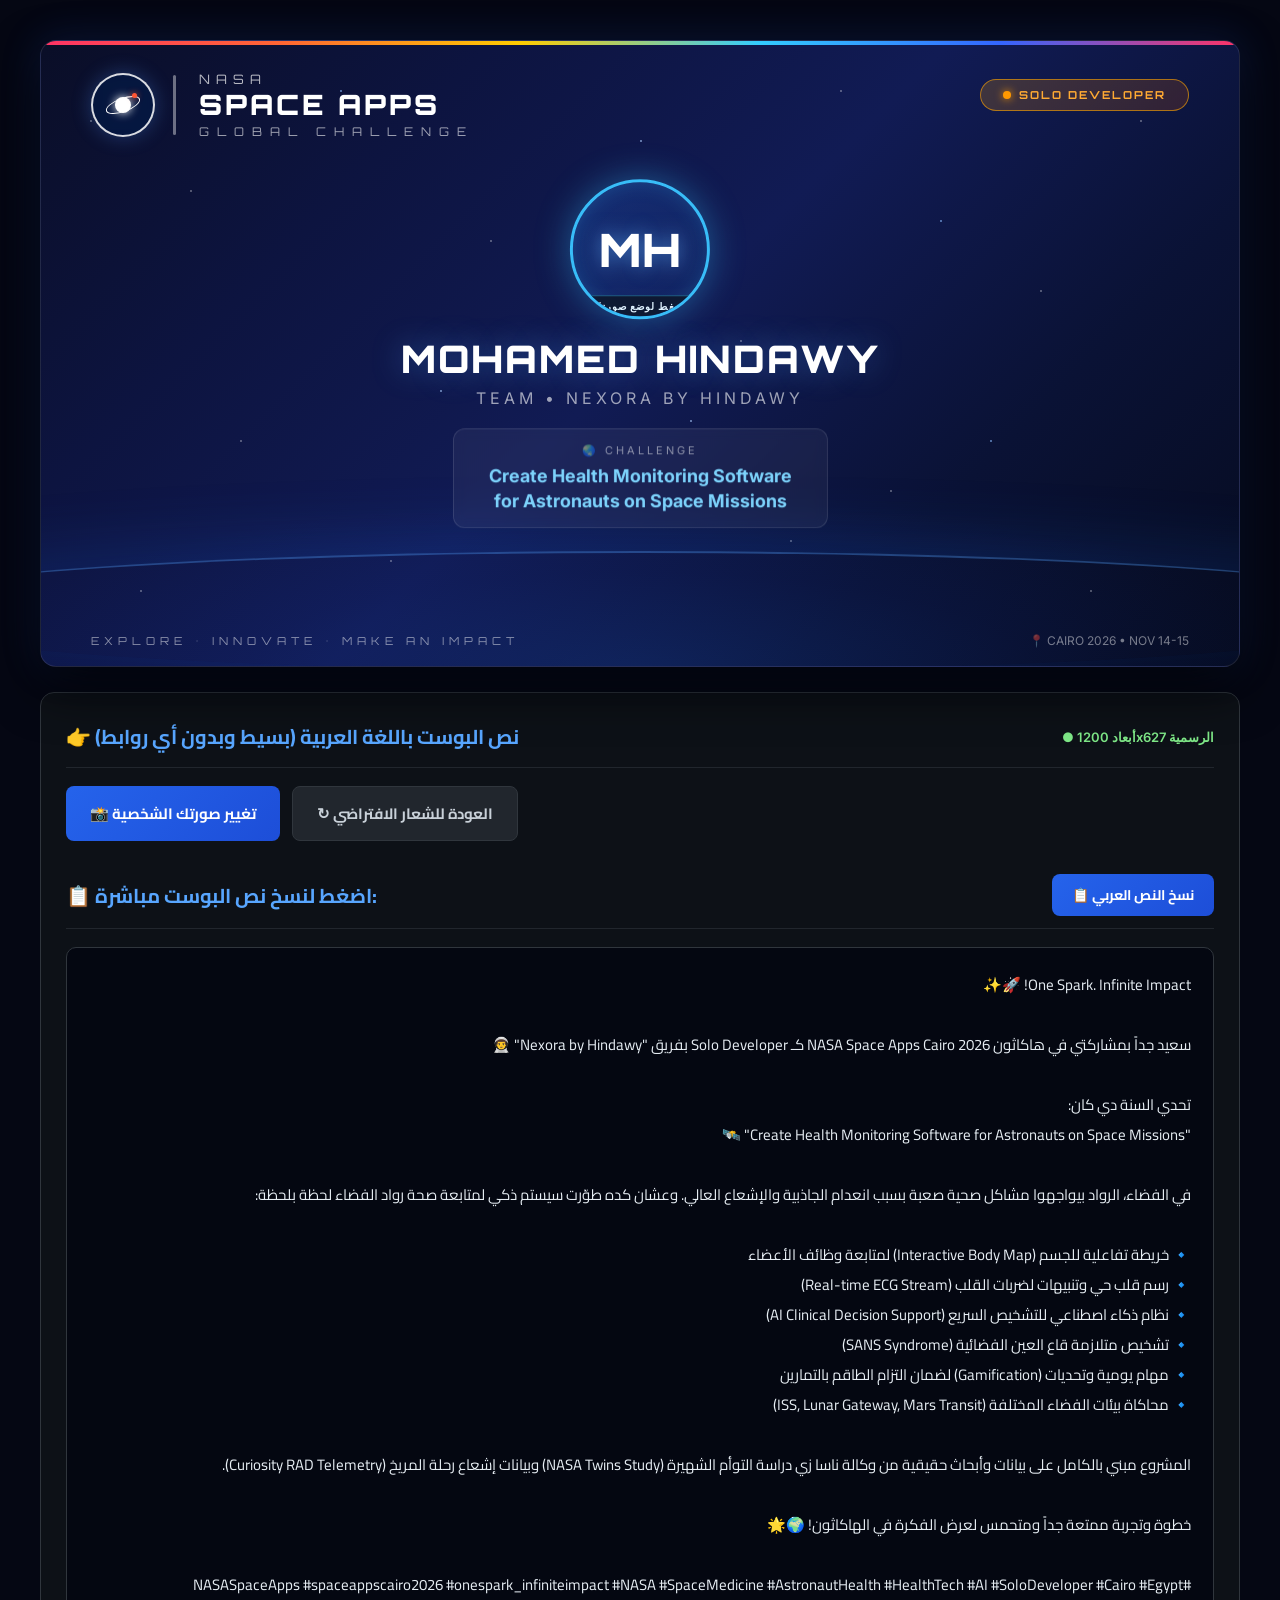
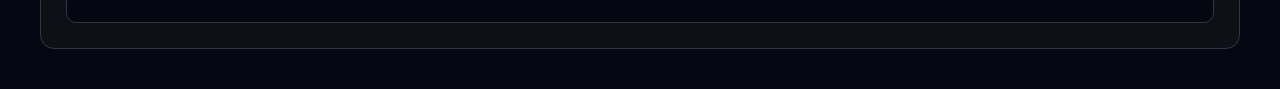
<file: linkedin_banner.html>
<!DOCTYPE html>
<html lang="en">
<head>
<meta charset="UTF-8">
<meta name="viewport" content="width=1200">
<title>Nexora by Hindawy - NASA Space Apps Cairo 2026</title>
<link href="https://fonts.googleapis.com/css2?family=Orbitron:wght@400;700;900&family=Inter:wght@300;400;600;700&family=Cairo:wght@400;600;700;800&display=swap" rel="stylesheet">
<style>
*{margin:0;padding:0;box-sizing:border-box}
body{background:#050713;display:flex;flex-direction:column;align-items:center;justify-content:center;min-height:100vh;font-family:Inter,sans-serif;color:#fff;padding:40px 0}
.banner{width:1200px;height:627px;position:relative;overflow:hidden;background:linear-gradient(135deg,#0a0e27 0%,#0d1440 25%,#111b54 50%,#0a1235 75%,#060b1f 100%);border-radius:16px;box-shadow:0 20px 50px rgba(0,0,0,0.8),0 0 40px rgba(40,100,255,0.2);border:1px solid rgba(255,255,255,0.1)}
.stars{position:absolute;top:0;left:0;width:100%;height:100%;background:
  radial-gradient(1px 1px at 50px 80px,#fff,transparent),
  radial-gradient(1px 1px at 150px 150px,#fff,transparent),
  radial-gradient(1.5px 1.5px at 300px 50px,#88bbff,transparent),
  radial-gradient(1px 1px at 450px 200px,#fff,transparent),
  radial-gradient(1.5px 1.5px at 600px 100px,#aaccff,transparent),
  radial-gradient(1px 1px at 700px 300px,#fff,transparent),
  radial-gradient(1px 1px at 800px 50px,#fff,transparent),
  radial-gradient(1.5px 1.5px at 900px 180px,#88bbff,transparent),
  radial-gradient(1px 1px at 1000px 250px,#fff,transparent),
  radial-gradient(1px 1px at 1100px 80px,#fff,transparent),
  radial-gradient(1px 1px at 200px 400px,#fff,transparent),
  radial-gradient(1.5px 1.5px at 400px 350px,#aaccff,transparent),
  radial-gradient(1px 1px at 550px 450px,#fff,transparent),
  radial-gradient(1px 1px at 750px 500px,#fff,transparent),
  radial-gradient(1.5px 1.5px at 950px 400px,#88bbff,transparent),
  radial-gradient(1px 1px at 1050px 550px,#fff,transparent),
  radial-gradient(1px 1px at 100px 550px,#fff,transparent),
  radial-gradient(1px 1px at 350px 520px,#fff,transparent),
  radial-gradient(1.5px 1.5px at 650px 380px,#aaccff,transparent),
  radial-gradient(1px 1px at 850px 450px,#fff,transparent)}
.earth-glow{position:absolute;bottom:-180px;left:50%;transform:translateX(-50%);width:1400px;height:350px;background:radial-gradient(ellipse at center,rgba(30,100,220,0.18) 0%,rgba(20,60,180,0.08) 40%,transparent 70%);border-radius:50%}
.earth-arc{position:absolute;bottom:-5px;left:50%;transform:translateX(-50%);width:1600px;height:120px;border-radius:50%;border-top:2px solid rgba(80,160,255,0.35);box-shadow:0 -20px 60px rgba(30,100,220,0.15)}
.top-bar{position:absolute;top:0;left:0;right:0;height:4px;background:linear-gradient(90deg,#ff3366,#ff6633,#ffcc00,#33ccff,#3366ff,#ff3366)}
.logo-area{position:absolute;top:30px;left:50px;display:flex;align-items:center;gap:18px}
.nasa-circle{width:64px;height:64px;border-radius:50%;border:2px solid rgba(255,255,255,0.85);display:flex;align-items:center;justify-content:center;background:rgba(0,30,80,0.5);backdrop-filter:blur(5px);box-shadow:0 0 20px rgba(80,150,255,0.3)}
.planet-ring{position:relative;width:36px;height:36px}
.planet-body{width:16px;height:16px;border-radius:50%;background:white;position:absolute;top:50%;left:50%;transform:translate(-50%,-50%);box-shadow:0 0 10px #fff}
.planet-orbit{width:36px;height:14px;border:1.5px solid white;border-radius:50%;position:absolute;top:50%;left:50%;transform:translate(-50%,-50%) rotate(-20deg)}
.planet-dot{width:5px;height:5px;border-radius:50%;background:#ff5533;position:absolute;top:6px;right:4px;box-shadow:0 0 6px #ff5533}
.logo-text{display:flex;flex-direction:column}
.logo-text .nasa{font-family:Orbitron,sans-serif;font-size:13px;color:rgba(255,255,255,0.7);letter-spacing:6px;font-weight:400}
.logo-text .space-apps{font-family:Orbitron,sans-serif;font-size:28px;color:#fff;font-weight:900;letter-spacing:3px}
.logo-text .global{font-family:Orbitron,sans-serif;font-size:12px;color:rgba(255,255,255,0.6);letter-spacing:8px;font-weight:400;margin-top:2px}
.divider-line{width:2.5px;height:60px;background:rgba(255,255,255,0.4);margin-right:5px;border-radius:2px}
.badge-solo{position:absolute;top:38px;right:50px;background:linear-gradient(135deg,rgba(255,165,0,0.2),rgba(255,100,0,0.15));border:1.5px solid rgba(255,165,0,0.6);border-radius:25px;padding:8px 22px;display:flex;align-items:center;gap:8px}
.badge-solo .dot{width:8px;height:8px;border-radius:50%;background:#ff9900;box-shadow:0 0 8px #ff9900}
.badge-solo span{font-family:Orbitron,sans-serif;font-size:11px;color:#ffaa33;letter-spacing:2px;font-weight:700}
.center-content{position:absolute;top:50%;left:50%;transform:translate(-50%,-50%);text-align:center;width:90%}

.avatar-ring{width:140px;height:140px;border-radius:50%;border:3px solid #38bdf8;display:flex;align-items:center;justify-content:center;margin:0 auto 16px;background:linear-gradient(135deg,rgba(30,80,180,0.4),rgba(20,50,120,0.3));box-shadow:0 0 35px rgba(56,189,248,0.4),inset 0 0 20px rgba(56,189,248,0.2);cursor:pointer;position:relative;overflow:hidden;transition:all 0.3s ease}
.avatar-ring:hover{border-color:#60a5fa;box-shadow:0 0 45px rgba(96,165,250,0.6);transform:scale(1.02)}
.avatar-ring .initials{font-family:Orbitron,sans-serif;font-size:46px;color:#fff;font-weight:900;text-shadow:0 0 20px rgba(100,180,255,0.6)}
.avatar-img{display:none;width:100%;height:100%;object-fit:cover;border-radius:50%}
.avatar-hint{position:absolute;bottom:0;left:0;right:0;font-size:10px;color:#e0f2fe;background:rgba(14,23,42,0.85);text-transform:uppercase;letter-spacing:1px;padding:4px 0;font-weight:700;border-top:1px solid rgba(56,189,248,0.4)}

.name{font-family:Orbitron,sans-serif;font-size:38px;color:#fff;font-weight:900;letter-spacing:2px;text-shadow:0 0 30px rgba(80,160,255,0.4);margin-bottom:6px}
.team-name{font-family:Inter,sans-serif;font-size:16px;color:rgba(255,255,255,0.6);letter-spacing:4px;font-weight:400;margin-bottom:20px}
.challenge-box{background:rgba(255,255,255,0.05);border:1px solid rgba(255,255,255,0.12);border-radius:12px;padding:14px 35px;display:inline-block;backdrop-filter:blur(6px)}
.challenge-label{font-size:11px;color:rgba(255,255,255,0.5);letter-spacing:3px;text-transform:uppercase;margin-bottom:6px}
.challenge-name{font-family:Inter,sans-serif;font-size:18px;color:#7dd3fc;font-weight:700;line-height:1.4}
.bottom-bar{position:absolute;bottom:0;left:0;right:0;padding:18px 50px;display:flex;justify-content:space-between;align-items:center}
.tagline{font-family:Orbitron,sans-serif;font-size:11px;color:rgba(255,255,255,0.5);letter-spacing:5px}
.event-info{font-family:Inter,sans-serif;font-size:12px;color:rgba(255,255,255,0.45);display:flex;align-items:center;gap:6px}

.controls-card{width:1200px;margin-top:25px;background:#0d1117;border:1px solid #30363d;border-radius:14px;padding:25px;display:flex;flex-direction:column;gap:18px}
.controls-header{display:flex;justify-content:space-between;align-items:center;border-bottom:1px solid #21262d;padding-bottom:12px}
.controls-header h2{font-family:Cairo,sans-serif;font-size:20px;color:#58a6ff;display:flex;align-items:center;gap:10px}
.action-buttons{display:flex;gap:12px;flex-wrap:wrap}
.btn{background:linear-gradient(135deg,#2563eb,#1d4ed8);color:#fff;border:none;padding:12px 24px;border-radius:8px;font-size:15px;cursor:pointer;font-weight:700;font-family:Cairo,sans-serif;display:inline-flex;align-items:center;gap:8px;transition:0.2s}
.btn:hover{filter:brightness(1.15);transform:translateY(-1px)}
.btn-secondary{background:#21262d;border:1px solid #30363d;color:#c9d1d9}
.btn-secondary:hover{background:#30363d;color:#fff}

.post-text-box{background:#040711;border:1px solid #30363d;padding:22px;border-radius:10px;color:#e6edf3;font-family:Cairo,sans-serif;font-size:15px;line-height:2;white-space:pre-wrap;direction:rtl;cursor:text;user-select:all}
</style>
</head>
<body>

<div class="banner" id="banner">
  <div class="stars"></div>
  <div class="earth-glow"></div>
  <div class="earth-arc"></div>
  <div class="top-bar"></div>

  <div class="logo-area">
    <div class="nasa-circle">
      <div class="planet-ring">
        <div class="planet-body"></div>
        <div class="planet-orbit"></div>
        <div class="planet-dot"></div>
      </div>
    </div>
    <div class="divider-line"></div>
    <div class="logo-text">
      <span class="nasa">NASA</span>
      <span class="space-apps">SPACE APPS</span>
      <span class="global">GLOBAL CHALLENGE</span>
    </div>
  </div>

  <div class="badge-solo">
    <div class="dot"></div>
    <span>SOLO DEVELOPER</span>
  </div>

  <div class="center-content">
    <div class="avatar-ring" id="avatarBox" onclick="document.getElementById('fileInput').click()" title="Click here to select your photo">
      <span class="initials" id="initialsTxt">MH</span>
      <img id="avatarImage" class="avatar-img" alt="Mohamed Hindawy">
      <div class="avatar-hint" id="hintTxt">اضغط لوضع صورتك</div>
    </div>
    <input type="file" id="fileInput" accept="image/*" style="display:none" onchange="uploadPhoto(event)">

    <div class="name">MOHAMED HINDAWY</div>
    <div class="team-name">TEAM &#8226; NEXORA BY HINDAWY</div>
    <div class="challenge-box">
      <div class="challenge-label">&#127759; Challenge</div>
      <div class="challenge-name">Create Health Monitoring Software<br>for Astronauts on Space Missions</div>
    </div>
  </div>

  <div class="bottom-bar">
    <div class="tagline">EXPLORE &#8226; INNOVATE &#8226; MAKE AN IMPACT</div>
    <div class="event-info">&#128205; CAIRO 2026 &#8226; NOV 14-15</div>
  </div>
</div>

<div class="controls-card">
  <div class="controls-header">
    <h2>&#128073; نص البوست باللغة العربية (بسيط وبدون أي روابط)</h2>
    <span style="color:#7ee787;font-size:13px;font-weight:600">&#9679; أبعاد 1200x627 الرسمية</span>
  </div>

  <div class="action-buttons">
    <button class="btn" onclick="document.getElementById('fileInput').click()">&#128248; تغيير صورتك الشخصية</button>
    <button class="btn btn-secondary" onclick="resetAvatar()">&#8635; العودة للشعار الافتراضي</button>
  </div>

  <div class="controls-header" style="margin-top:15px">
    <h2>&#128203; اضغط لنسخ نص البوست مباشرة:</h2>
    <button class="btn" style="padding:8px 20px;font-size:14px" onclick="copyPostText()">&#128203; نسخ النص العربي</button>
  </div>

  <div class="post-text-box" id="postText">One Spark. Infinite Impact! 🚀✨

سعيد جداً بمشاركتي في هاكاثون NASA Space Apps Cairo 2026 كـ Solo Developer بفريق "Nexora by Hindawy" 👨‍🚀

تحدي السنة دي كان:
"Create Health Monitoring Software for Astronauts on Space Missions" 🛰️

في الفضاء، الرواد بيواجهوا مشاكل صحية صعبة بسبب انعدام الجاذبية والإشعاع العالي. وعشان كده طوّرت سيستم ذكي لمتابعة صحة رواد الفضاء لحظة بلحظة:

🔹 خريطة تفاعلية للجسم (Interactive Body Map) لمتابعة وظائف الأعضاء
🔹 رسم قلب حي وتنبيهات لضربات القلب (Real-time ECG Stream)
🔹 نظام ذكاء اصطناعي للتشخيص السريع (AI Clinical Decision Support)
🔹 تشخيص متلازمة قاع العين الفضائية (SANS Syndrome)
🔹 مهام يومية وتحديات (Gamification) لضمان التزام الطاقم بالتمارين
🔹 محاكاة بيئات الفضاء المختلفة (ISS, Lunar Gateway, Mars Transit)

المشروع مبني بالكامل على بيانات وأبحاث حقيقية من وكالة ناسا زي دراسة التوأم الشهيرة (NASA Twins Study) وبيانات إشعاع رحلة المريخ (Curiosity RAD Telemetry).

خطوة وتجربة ممتعة جداً ومتحمس لعرض الفكرة في الهاكاثون! 🌍🌟

#NASASpaceApps #spaceappscairo2026 #onespark_infiniteimpact #NASA #SpaceMedicine #AstronautHealth #HealthTech #AI #SoloDeveloper #Cairo #Egypt</div>
</div>

<script>
function uploadPhoto(event) {
  const file = event.target.files[0];
  if (file) {
    const reader = new FileReader();
    reader.onload = function(e) {
      const img = document.getElementById('avatarImage');
      img.src = e.target.result;
      img.style.display = 'block';
      document.getElementById('initialsTxt').style.display = 'none';
      document.getElementById('hintTxt').style.display = 'none';
    };
    reader.readAsDataURL(file);
  }
}

function resetAvatar() {
  const img = document.getElementById('avatarImage');
  img.src = '';
  img.style.display = 'none';
  document.getElementById('initialsTxt').style.display = 'block';
  document.getElementById('hintTxt').style.display = 'block';
  document.getElementById('fileInput').value = '';
}

function copyPostText() {
  const text = document.getElementById('postText').innerText;
  navigator.clipboard.writeText(text).then(() => {
    alert('تم نسخ البوست بنجاح! جاهز للنشر على LinkedIn');
  });
}
</script>

</body>
</html>
</file>
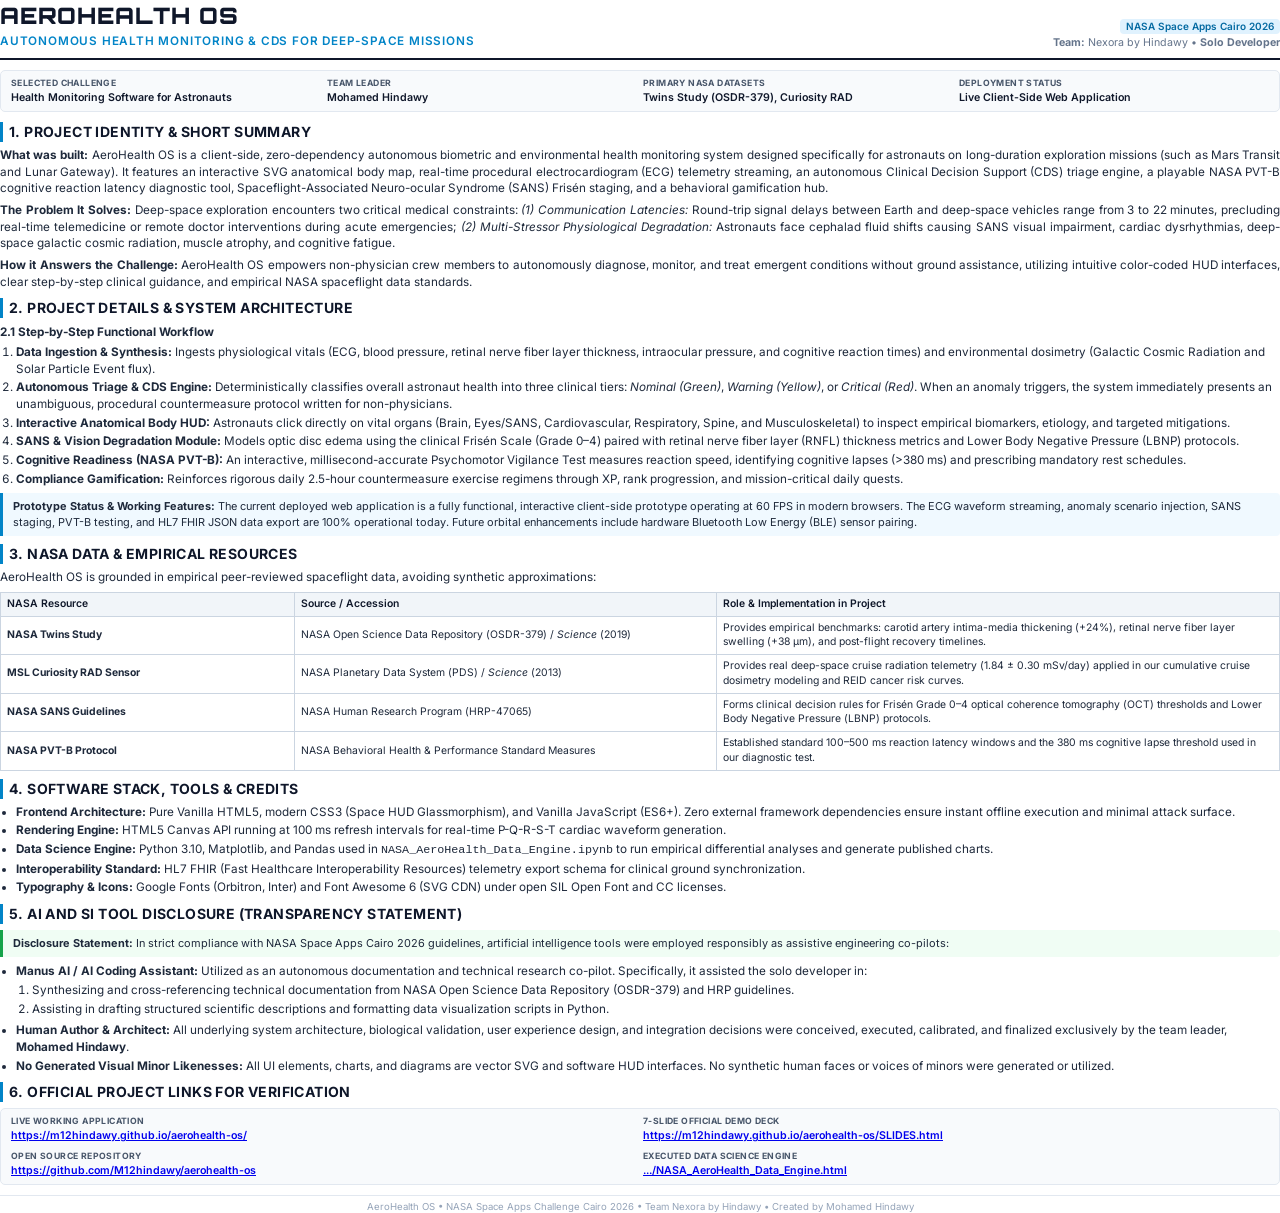
<file: Project_Description_Cairo.html>
<!DOCTYPE html>
<html lang="en">
<head>
<meta charset="UTF-8">
<title>AeroHealth OS - Project Description</title>
<style>
  @import url('https://fonts.googleapis.com/css2?family=Inter:wght@300;400;500;600;700;800&family=Orbitron:wght@700;900&display=swap');
  
  @page {
    size: A4;
    margin: 12mm 14mm 12mm 14mm;
  }

  * { box-sizing: border-box; margin: 0; padding: 0; }
  body {
    font-family: 'Inter', sans-serif;
    color: #1e293b;
    line-height: 1.42;
    font-size: 8.8pt;
    background: #fff;
  }

  .header {
    border-bottom: 2px solid #0f172a;
    padding-bottom: 8px;
    margin-bottom: 10px;
    display: flex;
    justify-content: space-between;
    align-items: flex-end;
  }
  .header-left h1 {
    font-family: 'Orbitron', sans-serif;
    font-size: 17pt;
    color: #0f172a;
    letter-spacing: 0.8px;
    font-weight: 900;
  }
  .header-left .subtitle {
    font-size: 8.8pt;
    color: #0284c7;
    font-weight: 600;
    text-transform: uppercase;
    letter-spacing: 0.8px;
    margin-top: 1px;
  }
  .header-right {
    text-align: right;
    font-size: 8pt;
    color: #64748b;
    line-height: 1.3;
  }
  .badge {
    display: inline-block;
    background: #e0f2fe;
    color: #0369a1;
    padding: 1px 6px;
    border-radius: 4px;
    font-weight: 600;
    font-size: 7.5pt;
    margin-bottom: 2px;
  }

  .meta-grid {
    display: grid;
    grid-template-columns: repeat(4, 1fr);
    gap: 6px;
    background: #f8fafc;
    border: 1px solid #e2e8f0;
    border-radius: 5px;
    padding: 6px 10px;
    margin-bottom: 10px;
    font-size: 8pt;
  }
  .meta-item strong {
    display: block;
    color: #475569;
    text-transform: uppercase;
    font-size: 6.5pt;
    letter-spacing: 0.4px;
    margin-bottom: 1px;
  }
  .meta-item span {
    color: #0f172a;
    font-weight: 600;
  }

  h2 {
    font-size: 10.5pt;
    color: #0f172a;
    border-left: 3.5px solid #0284c7;
    padding-left: 6px;
    margin-top: 8px;
    margin-bottom: 5px;
    text-transform: uppercase;
    letter-spacing: 0.4px;
  }

  h3 {
    font-size: 8.8pt;
    color: #1e293b;
    margin-top: 6px;
    margin-bottom: 3px;
    font-weight: 700;
  }

  p {
    margin-bottom: 5px;
    text-align: justify;
  }

  ul, ol {
    margin-left: 16px;
    margin-bottom: 5px;
  }
  li {
    margin-bottom: 2px;
  }

  .callout {
    background: #f0fdf4;
    border-left: 3px solid #16a34a;
    padding: 6px 10px;
    border-radius: 0 4px 4px 0;
    margin: 6px 0;
    font-size: 8.2pt;
  }

  .callout-blue {
    background: #f0f9ff;
    border-left: 3px solid #0284c7;
    padding: 6px 10px;
    border-radius: 0 4px 4px 0;
    margin: 6px 0;
    font-size: 8.2pt;
  }

  table {
    width: 100%;
    border-collapse: collapse;
    margin: 6px 0;
    font-size: 7.8pt;
  }
  th, td {
    border: 1px solid #cbd5e1;
    padding: 4px 6px;
    text-align: left;
  }
  th {
    background: #f1f5f9;
    color: #0f172a;
    font-weight: 600;
  }

  .page-break {
    page-break-before: always;
  }

  .footer-note {
    font-size: 7.2pt;
    color: #94a3b8;
    text-align: center;
    margin-top: 8px;
    border-top: 1px solid #e2e8f0;
    padding-top: 4px;
  }
</style>
</head>
<body>

  <!-- ==================== PAGE 1 ==================== -->
  <div class="header">
    <div class="header-left">
      <h1>AEROHEALTH OS</h1>
      <div class="subtitle">Autonomous Health Monitoring & CDS for Deep-Space Missions</div>
    </div>
    <div class="header-right">
      <div class="badge">NASA Space Apps Cairo 2026</div><br>
      <strong>Team:</strong> Nexora by Hindawy • <strong>Solo Developer</strong>
    </div>
  </div>

  <div class="meta-grid">
    <div class="meta-item">
      <strong>Selected Challenge</strong>
      <span>Health Monitoring Software for Astronauts</span>
    </div>
    <div class="meta-item">
      <strong>Team Leader</strong>
      <span>Mohamed Hindawy</span>
    </div>
    <div class="meta-item">
      <strong>Primary NASA Datasets</strong>
      <span>Twins Study (OSDR-379), Curiosity RAD</span>
    </div>
    <div class="meta-item">
      <strong>Deployment Status</strong>
      <span>Live Client-Side Web Application</span>
    </div>
  </div>

  <h2>1. Project Identity & Short Summary</h2>
  <p>
    <strong>What was built:</strong> AeroHealth OS is a client-side, zero-dependency autonomous biometric and environmental health monitoring system designed specifically for astronauts on long-duration exploration missions (such as Mars Transit and Lunar Gateway). It features an interactive SVG anatomical body map, real-time procedural electrocardiogram (ECG) telemetry streaming, an autonomous Clinical Decision Support (CDS) triage engine, a playable NASA PVT-B cognitive reaction latency diagnostic tool, Spaceflight-Associated Neuro-ocular Syndrome (SANS) Frisén staging, and a behavioral gamification hub.
  </p>
  <p>
    <strong>The Problem It Solves:</strong> Deep-space exploration encounters two critical medical constraints: 
    <em>(1) Communication Latencies:</em> Round-trip signal delays between Earth and deep-space vehicles range from 3 to 22 minutes, precluding real-time telemedicine or remote doctor interventions during acute emergencies;
    <em>(2) Multi-Stressor Physiological Degradation:</em> Astronauts face cephalad fluid shifts causing SANS visual impairment, cardiac dysrhythmias, deep-space galactic cosmic radiation, muscle atrophy, and cognitive fatigue.
  </p>
  <p>
    <strong>How it Answers the Challenge:</strong> AeroHealth OS empowers non-physician crew members to autonomously diagnose, monitor, and treat emergent conditions without ground assistance, utilizing intuitive color-coded HUD interfaces, clear step-by-step clinical guidance, and empirical NASA spaceflight data standards.
  </p>

  <h2>2. Project Details & System Architecture</h2>
  <h3>2.1 Step-by-Step Functional Workflow</h3>
  <ol>
    <li><strong>Data Ingestion & Synthesis:</strong> Ingests physiological vitals (ECG, blood pressure, retinal nerve fiber layer thickness, intraocular pressure, and cognitive reaction times) and environmental dosimetry (Galactic Cosmic Radiation and Solar Particle Event flux).</li>
    <li><strong>Autonomous Triage & CDS Engine:</strong> Deterministically classifies overall astronaut health into three clinical tiers: <em>Nominal (Green)</em>, <em>Warning (Yellow)</em>, or <em>Critical (Red)</em>. When an anomaly triggers, the system immediately presents an unambiguous, procedural countermeasure protocol written for non-physicians.</li>
    <li><strong>Interactive Anatomical Body HUD:</strong> Astronauts click directly on vital organs (Brain, Eyes/SANS, Cardiovascular, Respiratory, Spine, and Musculoskeletal) to inspect empirical biomarkers, etiology, and targeted mitigations.</li>
    <li><strong>SANS & Vision Degradation Module:</strong> Models optic disc edema using the clinical Frisén Scale (Grade 0–4) paired with retinal nerve fiber layer (RNFL) thickness metrics and Lower Body Negative Pressure (LBNP) protocols.</li>
    <li><strong>Cognitive Readiness (NASA PVT-B):</strong> An interactive, millisecond-accurate Psychomotor Vigilance Test measures reaction speed, identifying cognitive lapses (>380 ms) and prescribing mandatory rest schedules.</li>
    <li><strong>Compliance Gamification:</strong> Reinforces rigorous daily 2.5-hour countermeasure exercise regimens through XP, rank progression, and mission-critical daily quests.</li>
  </ol>

  <div class="callout-blue">
    <strong>Prototype Status & Working Features:</strong> The current deployed web application is a fully functional, interactive client-side prototype operating at 60 FPS in modern browsers. The ECG waveform streaming, anomaly scenario injection, SANS staging, PVT-B testing, and HL7 FHIR JSON data export are 100% operational today. Future orbital enhancements include hardware Bluetooth Low Energy (BLE) sensor pairing.
  </div>

  <div class="page-break"></div>

  <!-- ==================== PAGE 2 ==================== -->
  <h2>3. NASA Data & Empirical Resources</h2>
  <p>AeroHealth OS is grounded in empirical peer-reviewed spaceflight data, avoiding synthetic approximations:</p>

  <table>
    <thead>
      <tr>
        <th style="width:23%">NASA Resource</th>
        <th style="width:33%">Source / Accession</th>
        <th style="width:44%">Role & Implementation in Project</th>
      </tr>
    </thead>
    <tbody>
      <tr>
        <td><strong>NASA Twins Study</strong></td>
        <td>NASA Open Science Data Repository (OSDR-379) / <em>Science</em> (2019)</td>
        <td>Provides empirical benchmarks: carotid artery intima-media thickening (+24%), retinal nerve fiber layer swelling (+38 μm), and post-flight recovery timelines.</td>
      </tr>
      <tr>
        <td><strong>MSL Curiosity RAD Sensor</strong></td>
        <td>NASA Planetary Data System (PDS) / <em>Science</em> (2013)</td>
        <td>Provides real deep-space cruise radiation telemetry (1.84 ± 0.30 mSv/day) applied in our cumulative cruise dosimetry modeling and REID cancer risk curves.</td>
      </tr>
      <tr>
        <td><strong>NASA SANS Guidelines</strong></td>
        <td>NASA Human Research Program (HRP-47065)</td>
        <td>Forms clinical decision rules for Frisén Grade 0–4 optical coherence tomography (OCT) thresholds and Lower Body Negative Pressure (LBNP) protocols.</td>
      </tr>
      <tr>
        <td><strong>NASA PVT-B Protocol</strong></td>
        <td>NASA Behavioral Health & Performance Standard Measures</td>
        <td>Established standard 100–500 ms reaction latency windows and the 380 ms cognitive lapse threshold used in our diagnostic test.</td>
      </tr>
    </tbody>
  </table>

  <h2>4. Software Stack, Tools & Credits</h2>
  <ul>
    <li><strong>Frontend Architecture:</strong> Pure Vanilla HTML5, modern CSS3 (Space HUD Glassmorphism), and Vanilla JavaScript (ES6+). Zero external framework dependencies ensure instant offline execution and minimal attack surface.</li>
    <li><strong>Rendering Engine:</strong> HTML5 Canvas API running at 100 ms refresh intervals for real-time P-Q-R-S-T cardiac waveform generation.</li>
    <li><strong>Data Science Engine:</strong> Python 3.10, Matplotlib, and Pandas used in <code>NASA_AeroHealth_Data_Engine.ipynb</code> to run empirical differential analyses and generate published charts.</li>
    <li><strong>Interoperability Standard:</strong> HL7 FHIR (Fast Healthcare Interoperability Resources) telemetry export schema for clinical ground synchronization.</li>
    <li><strong>Typography & Icons:</strong> Google Fonts (Orbitron, Inter) and Font Awesome 6 (SVG CDN) under open SIL Open Font and CC licenses.</li>
  </ul>

  <h2>5. AI and SI Tool Disclosure (Transparency Statement)</h2>
  <div class="callout">
    <strong>Disclosure Statement:</strong> In strict compliance with NASA Space Apps Cairo 2026 guidelines, artificial intelligence tools were employed responsibly as assistive engineering co-pilots:
  </div>
  <ul>
    <li><strong>Manus AI / AI Coding Assistant:</strong> Utilized as an autonomous documentation and technical research co-pilot. Specifically, it assisted the solo developer in:
      <ol style="margin-top:2px">
        <li>Synthesizing and cross-referencing technical documentation from NASA Open Science Data Repository (OSDR-379) and HRP guidelines.</li>
        <li>Assisting in drafting structured scientific descriptions and formatting data visualization scripts in Python.</li>
      </ol>
    </li>
    <li><strong>Human Author & Architect:</strong> All underlying system architecture, biological validation, user experience design, and integration decisions were conceived, executed, calibrated, and finalized exclusively by the team leader, <strong>Mohamed Hindawy</strong>.</li>
    <li><strong>No Generated Visual Minor Likenesses:</strong> All UI elements, charts, and diagrams are vector SVG and software HUD interfaces. No synthetic human faces or voices of minors were generated or utilized.</li>
  </ul>

  <h2>6. Official Project Links for Verification</h2>
  <div class="meta-grid" style="grid-template-columns: repeat(2, 1fr); margin-top: 6px;">
    <div class="meta-item">
      <strong>Live Working Application</strong>
      <span><a href="https://m12hindawy.github.io/aerohealth-os/" target="_blank">https://m12hindawy.github.io/aerohealth-os/</a></span>
    </div>
    <div class="meta-item">
      <strong>7-Slide Official Demo Deck</strong>
      <span><a href="https://m12hindawy.github.io/aerohealth-os/SLIDES.html" target="_blank">https://m12hindawy.github.io/aerohealth-os/SLIDES.html</a></span>
    </div>
    <div class="meta-item">
      <strong>Open Source Repository</strong>
      <span><a href="https://github.com/M12hindawy/aerohealth-os" target="_blank">https://github.com/M12hindawy/aerohealth-os</a></span>
    </div>
    <div class="meta-item">
      <strong>Executed Data Science Engine</strong>
      <span><a href="https://m12hindawy.github.io/aerohealth-os/NASA_AeroHealth_Data_Engine.html" target="_blank">.../NASA_AeroHealth_Data_Engine.html</a></span>
    </div>
  </div>

  <div class="footer-note">
    AeroHealth OS • NASA Space Apps Challenge Cairo 2026 • Team Nexora by Hindawy • Created by Mohamed Hindawy
  </div>

</body>
</html>
</file>
